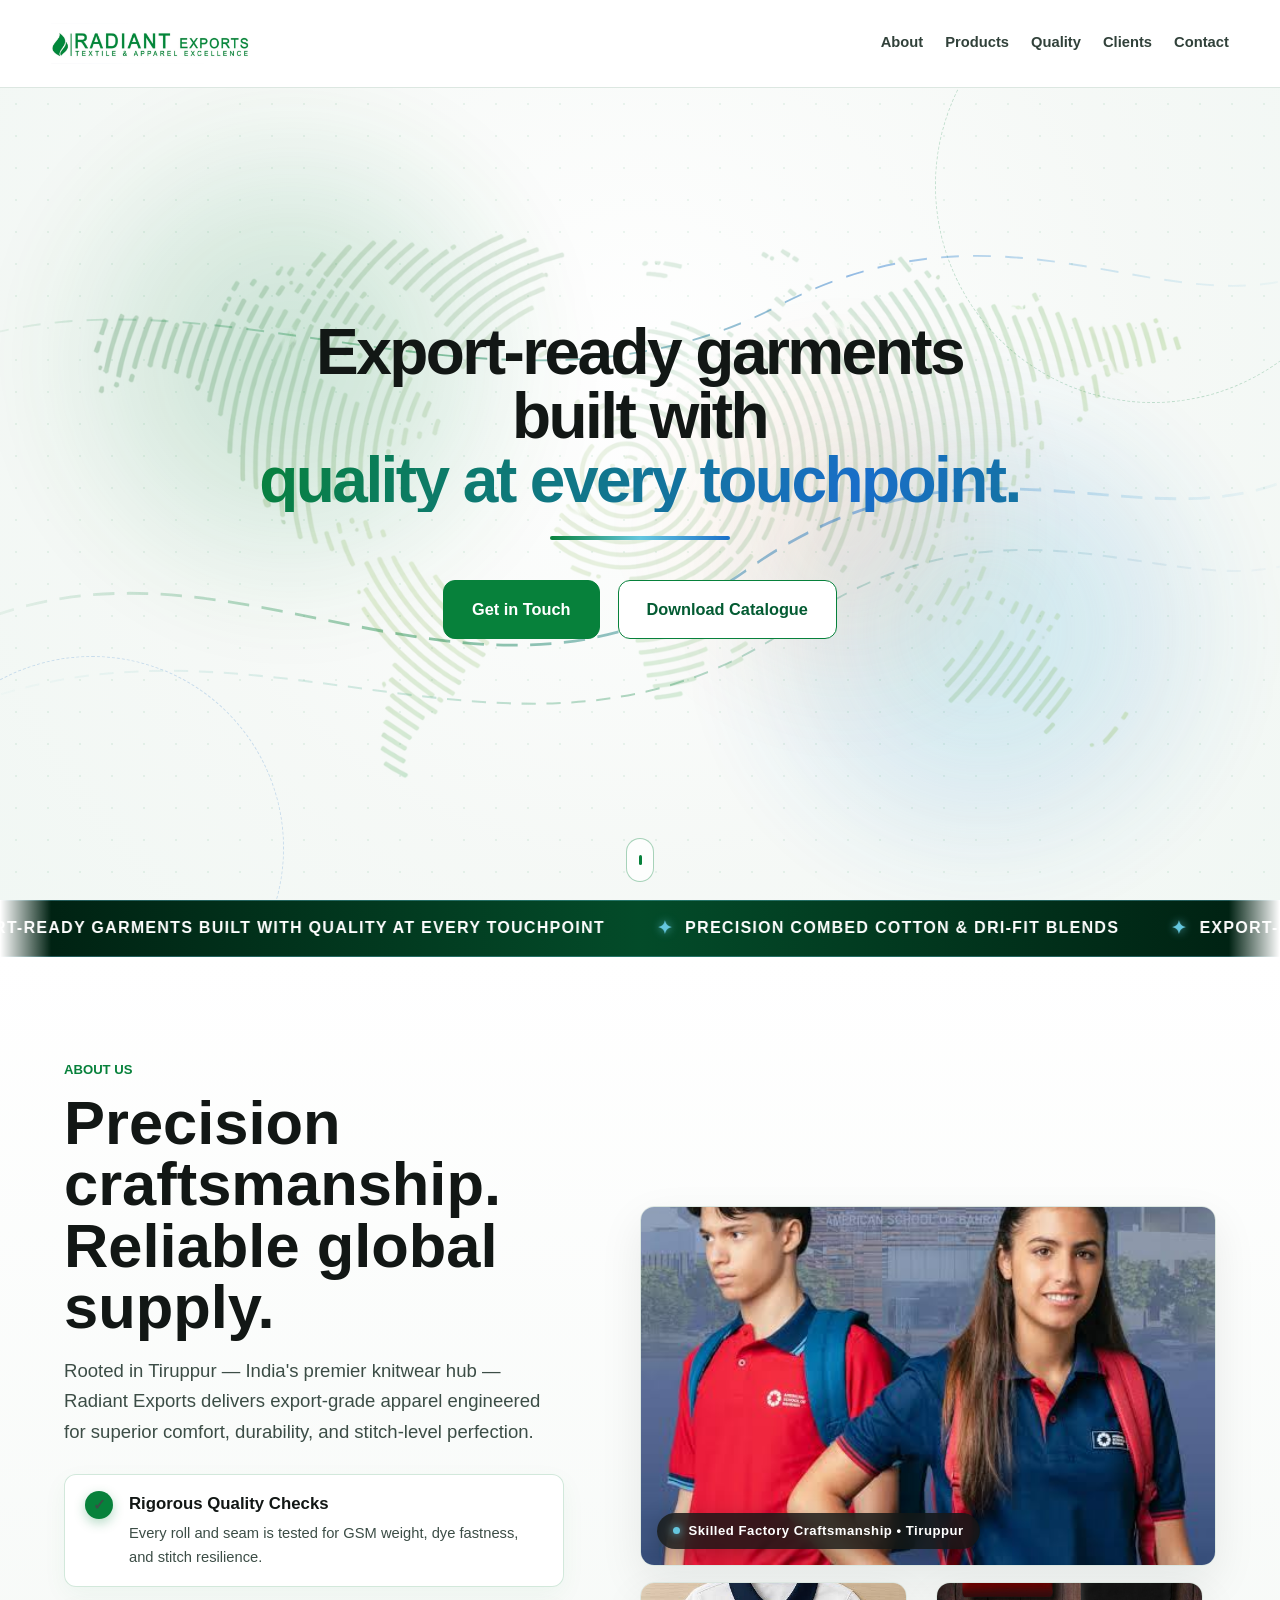
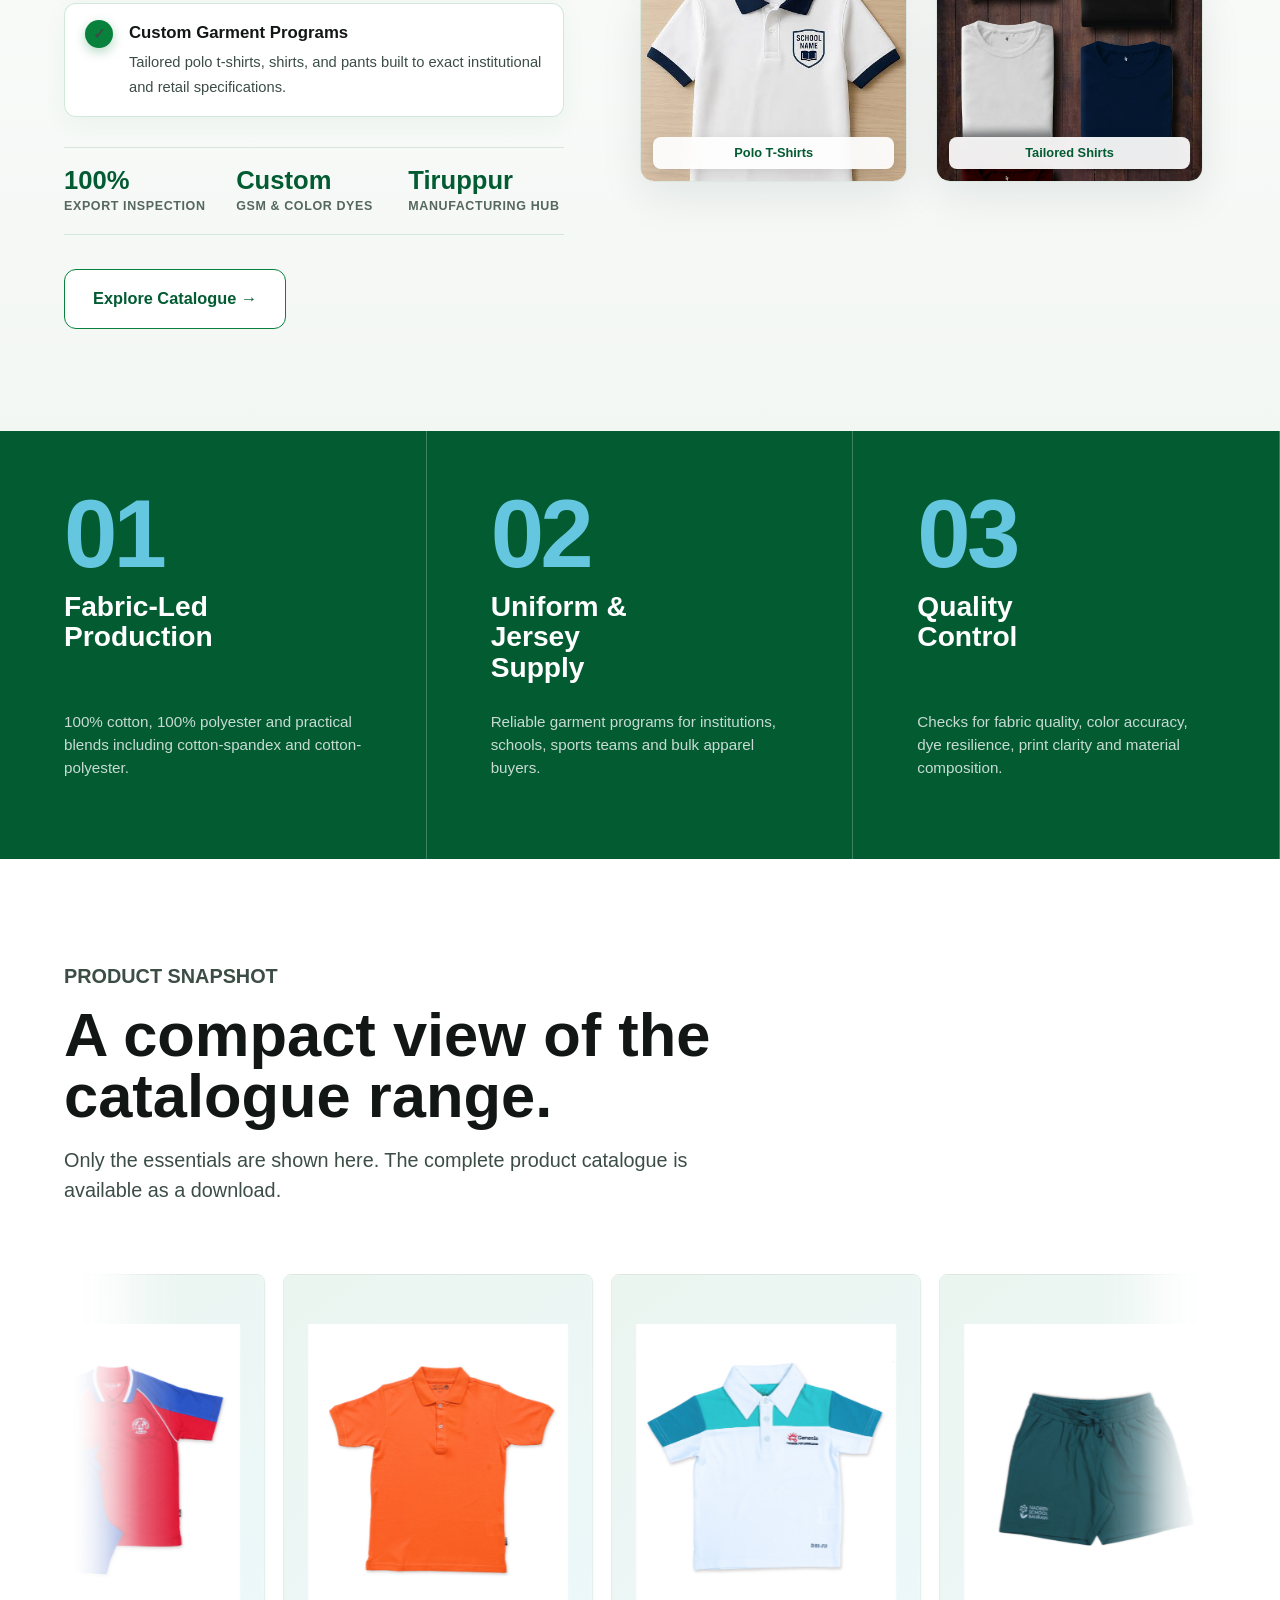
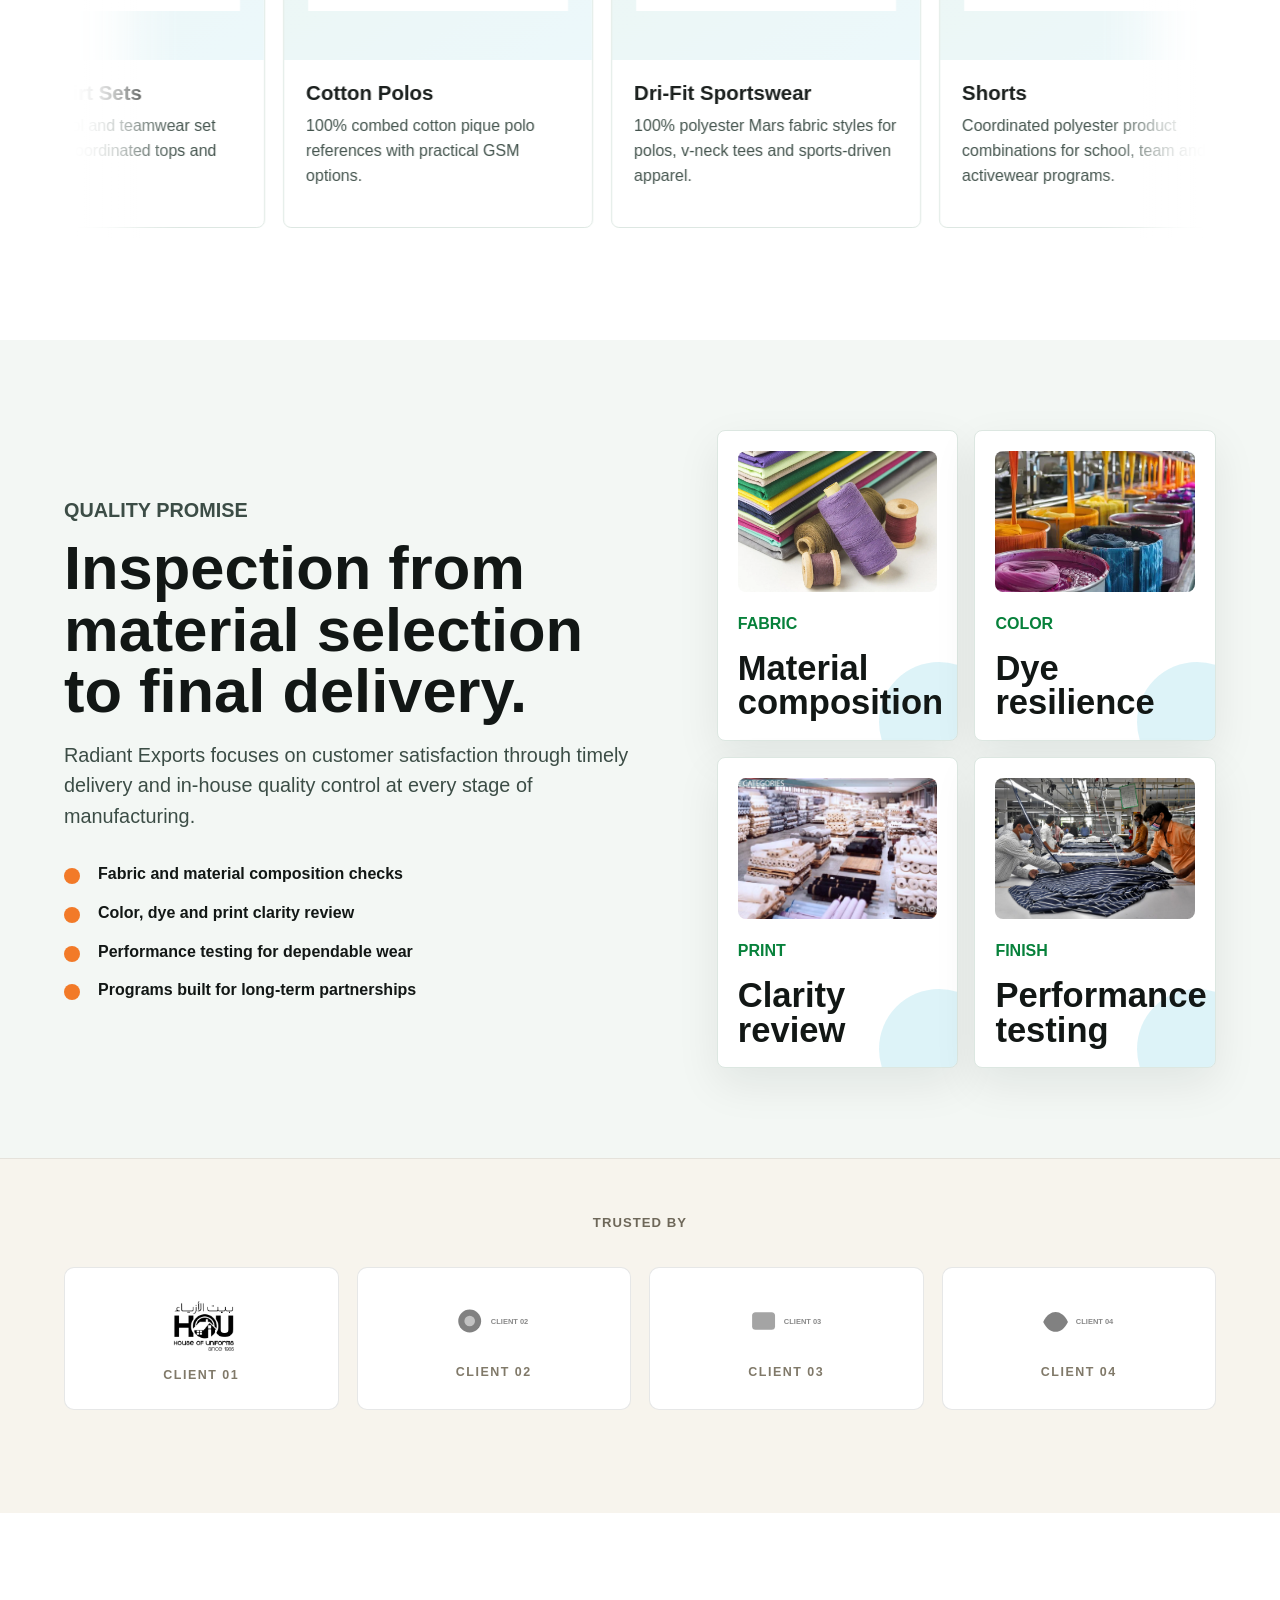
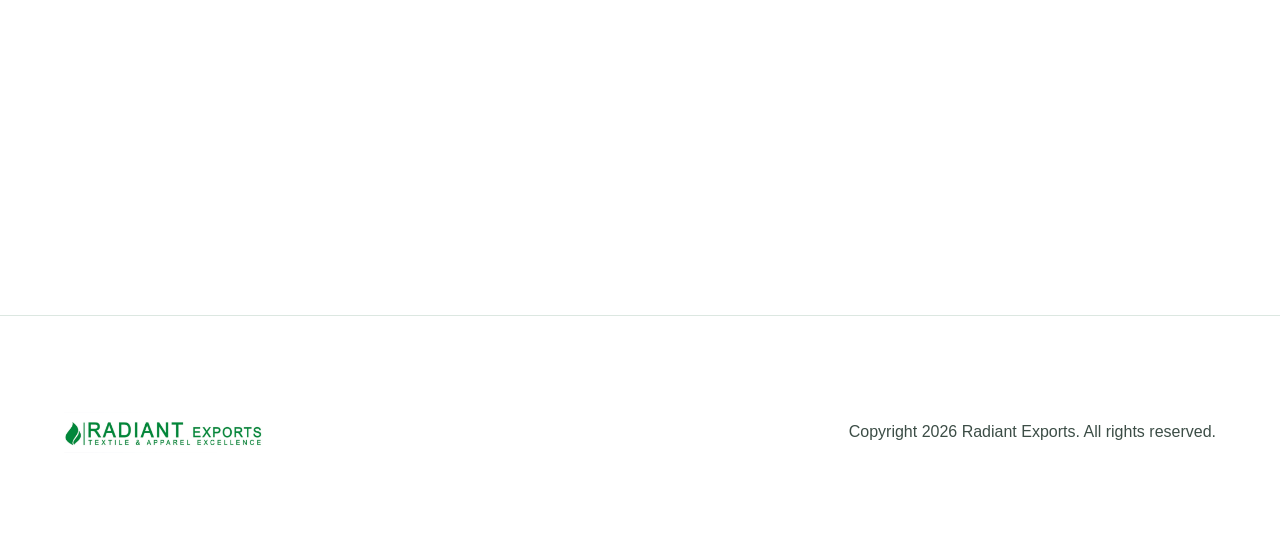
<file: index.html>
<!doctype html>
<html lang="en">

<head>
  <meta charset="utf-8">
  <meta name="viewport" content="width=device-width, initial-scale=1">
  <title>Radiant Exports | Textile & Apparel Excellence</title>
  <meta name="description"
    content="Radiant Exports manufactures cotton, polyester and blended garments, school uniforms, sports jerseys and custom apparel from Tiruppur, India.">
  <link rel="stylesheet" href="styles.css">
</head>

<body>
  <span id="top" class="top-anchor" aria-hidden="true"></span>
  <header class="site-header">
    <a class="brand" href="#top" aria-label="Radiant Exports home">
      <img class="brand-logo" src="assets/logoplaceholder.png" alt="Radiant Exports logo placeholder">
    </a>
    <button class="menu-toggle" aria-label="Toggle navigation menu" aria-expanded="false">
      <span></span>
      <span></span>
      <span></span>
    </button>
    <nav class="site-nav" aria-label="Primary navigation">
      <a href="#about">About</a>
      <a href="#products">Products</a>
      <a href="#quality">Quality</a>
      <a href="#trusted">Clients</a>
      <a href="contact.html">Contact</a>
    </nav>
  </header>

  <main>
    <section class="hero reveal">
      <div class="hero-bg-fx" aria-hidden="true">
        <div class="hero-orb orb-1"></div>
        <div class="hero-orb orb-2"></div>
        <div class="hero-orb orb-3"></div>
        <div class="hero-ring ring-1"></div>
        <div class="hero-ring ring-2"></div>
        <svg class="hero-waves" viewBox="0 0 1440 640" preserveAspectRatio="none">
          <defs>
            <linearGradient id="threadGrad1" x1="0%" y1="0%" x2="100%" y2="0%">
              <stop offset="0%" stop-color="#07813b" stop-opacity="0" />
              <stop offset="35%" stop-color="#07813b" stop-opacity="0.45" />
              <stop offset="65%" stop-color="#196ec9" stop-opacity="0.45" />
              <stop offset="100%" stop-color="#65c7df" stop-opacity="0" />
            </linearGradient>
            <linearGradient id="threadGrad2" x1="0%" y1="0%" x2="100%" y2="0%">
              <stop offset="0%" stop-color="#65c7df" stop-opacity="0" />
              <stop offset="50%" stop-color="#07813b" stop-opacity="0.32" />
              <stop offset="100%" stop-color="#196ec9" stop-opacity="0" />
            </linearGradient>
          </defs>
          <path class="wave-path wave-1" d="M-80,440 C240,310 520,540 840,380 C1120,240 1320,390 1520,280" stroke="url(#threadGrad1)" stroke-width="2.2" fill="none" />
          <path class="wave-path wave-2" d="M-80,500 C280,380 580,580 900,420 C1180,290 1360,440 1520,350" stroke="url(#threadGrad2)" stroke-width="1.6" fill="none" />
          <path class="wave-path wave-3" d="M-80,210 C220,120 560,290 880,170 C1160,70 1340,210 1520,130" stroke="url(#threadGrad1)" stroke-width="1.5" fill="none" />
        </svg>
        <div class="hero-mesh"></div>
      </div>

      <div class="hero-copy">
        <h1>
          <span class="hero-line hero-line-1">Export-ready garments built with</span>
          <span class="hero-line hero-line-2 text-shimmer">quality at every touchpoint.</span>
        </h1>

        <div class="hero-accent-line" aria-hidden="true"></div>

        <div class="hero-actions">
          <a class="button primary" href="contact.html">Get in Touch</a>
          <a class="button secondary catalogue-link" href="assets/radiant-catalogue.pdf"
            download="radiant-catalogue.pdf" target="_blank" rel="noopener">Download Catalogue</a>
        </div>
      </div>

      <a href="#about" class="hero-scroll-cue" aria-label="Scroll to About Us">
        <span class="scroll-cue-line"></span>
      </a>
    </section>

    <!-- Continuous Scrolling Marquee Ribbon -->
    <div class="hero-ticker" aria-label="Quality statement marquee">
      <div class="ticker-track">
        <div class="ticker-group">
          <span class="ticker-item"><span class="ticker-sparkle">✦</span> Export-ready garments built with quality at
            every touchpoint</span>
          <span class="ticker-item"><span class="ticker-sparkle">✦</span> Precision Combed Cotton &amp; Dri-Fit
            Blends</span>
          <span class="ticker-item"><span class="ticker-sparkle">✦</span> Export-ready garments built with quality at
            every touchpoint</span>
          <span class="ticker-item"><span class="ticker-sparkle">✦</span> Global Delivery &amp; Dependable
            Timelines</span>
        </div>
        <div class="ticker-group" aria-hidden="true">
          <span class="ticker-item"><span class="ticker-sparkle">✦</span> Export-ready garments built with quality at
            every touchpoint</span>
          <span class="ticker-item"><span class="ticker-sparkle">✦</span> Precision Combed Cotton &amp; Dri-Fit
            Blends</span>
          <span class="ticker-item"><span class="ticker-sparkle">✦</span> Export-ready garments built with quality at
            every touchpoint</span>
          <span class="ticker-item"><span class="ticker-sparkle">✦</span> Global Delivery &amp; Dependable
            Timelines</span>
        </div>
      </div>
    </div>

    <section class="intro reveal" id="about" aria-label="Company introduction">
      <div class="about-grid">
        <div class="about-copy">
          <p class="eyebrow">About Us</p>
          <h2>Precision craftsmanship. Reliable global supply.</h2>
          <p class="about-lead">
            Rooted in Tiruppur — India's premier knitwear hub — Radiant Exports delivers export-grade apparel engineered
            for superior comfort, durability, and stitch-level perfection.
          </p>
          <div class="about-highlights">
            <div class="highlight-item">
              <span class="highlight-check">✓</span>
              <div>
                <strong>Rigorous Quality Checks</strong>
                <span>Every roll and seam is tested for GSM weight, dye fastness, and stitch resilience.</span>
              </div>
            </div>
            <div class="highlight-item">
              <span class="highlight-check">✓</span>
              <div>
                <strong>Custom Garment Programs</strong>
                <span>Tailored polo t-shirts, shirts, and pants built to exact institutional and retail specifications.</span>
              </div>
            </div>
          </div>
          <div class="about-metrics">
            <div class="metric-item">
              <strong>100%</strong>
              <span>Export Inspection</span>
            </div>
            <div class="metric-item">
              <strong>Custom</strong>
              <span>GSM &amp; Color Dyes</span>
            </div>
            <div class="metric-item">
              <strong>Tiruppur</strong>
              <span>Manufacturing Hub</span>
            </div>
          </div>
          <div class="about-actions">
            <a class="button secondary" href="#products">Explore Catalogue &rarr;</a>
          </div>
        </div>

        <div class="about-gallery">
          <div class="about-card main-card">
            <img src="assets/About us image 1.jpg" alt="Skilled textile craftsmanship at Radiant Exports" loading="lazy">
            <div class="about-card-badge">
              <span class="badge-dot"></span>
              <span>Skilled Factory Craftsmanship • Tiruppur</span>
            </div>
          </div>
          <div class="about-sub-cards">
            <div class="about-card sub-card">
              <img src="assets/About us image 2.jpg" alt="Polo t-shirts crafted at Radiant Exports" loading="lazy">
              <span class="card-caption">Polo T-Shirts</span>
            </div>
            <div class="about-card sub-card">
              <img src="assets/about-clothes-shirts.jpg" alt="Premium collared shirts on rack" loading="lazy">
              <span class="card-caption">Tailored Shirts</span>
            </div>
          </div>
        </div>
      </div>
    </section>

    <section class="service-band reveal" aria-label="Capabilities">
      <article>
        <span>01</span>
        <h3>Fabric-Led Production</h3>
        <p>100% cotton, 100% polyester and practical blends including cotton-spandex and cotton-polyester.</p>
      </article>
      <article>
        <span>02</span>
        <h3>Uniform & Jersey Supply</h3>
        <p>Reliable garment programs for institutions, schools, sports teams and bulk apparel buyers.</p>
      </article>
      <article>
        <span>03</span>
        <h3>Quality Control</h3>
        <p>Checks for fabric quality, color accuracy, dye resilience, print clarity and material composition.</p>
      </article>
    </section>

    <section class="products reveal" id="products">
      <div class="section-heading">
        <p class="eyebrow">Product Snapshot</p>
        <h2>A compact view of the catalogue range.</h2>
        <p>Only the essentials are shown here. The complete product catalogue is available as a download.</p>
      </div>
      <div class="product-marquee" data-carousel aria-label="Scrolling product highlights from the catalogue">
        <div class="product-track">
          <div class="product-group">
            <article class="product-card">
              <img src="assets/product-polo-set-crop.png" alt="Red and blue polo t-shirt set">
              <div>
                <h3>Polo T-Shirt Sets</h3>
                <p>Popular school and teamwear set options with coordinated tops and shorts.</p>
              </div>
            </article>
            <article class="product-card">
              <img src="assets/product-round-neck-crop.png" alt="Orange combed cotton polo t-shirt">
              <div>
                <h3>Cotton Polos</h3>
                <p>100% combed cotton pique polo references with practical GSM options.</p>
              </div>
            </article>
            <article class="product-card">
              <img src="assets/product-drifit-crop.png" alt="White and teal Dri-Fit polo t-shirt">
              <div>
                <h3>Dri-Fit Sportswear</h3>
                <p>100% polyester Mars fabric styles for polos, v-neck tees and sports-driven apparel.</p>
              </div>
            </article>
            <article class="product-card">
              <img src="assets/product-shorts-crop.png" alt="Green school shorts">
              <div>
                <h3>Shorts</h3>
                <p>Coordinated polyester product combinations for school, team and activewear programs.</p>
              </div>
            </article>
            <article class="product-card">
              <img src="assets/product-school-polo-crop.png" alt="Navy, gold and white school uniform polo t-shirt">
              <div>
                <h3>School Uniform Polos</h3>
                <p>Catalogue-ready polos designed for repeat institutional orders and durable everyday wear.</p>
              </div>
            </article>
            <article class="product-card">
              <img src="assets/product-blend-polo-crop.png" alt="Dark green and navy blend full sleeve polo t-shirt">
              <div>
                <h3>Blend Fabric Polos</h3>
                <p>Cotton-polyester blend options that balance structure, comfort and easy maintenance.</p>
              </div>
            </article>
            <article class="product-card">
              <img src="assets/product-vneck-crop.png" alt="Teal and navy Dri-Fit V-neck performance jersey">
              <div>
                <h3>Performance Jerseys</h3>
                <p>Sports-focused jersey references built around breathable polyester constructions.</p>
              </div>
            </article>
            <article class="product-card">
              <img src="assets/product-drifit-teal-crop.png" alt="Teal and navy Dri-Fit polo t-shirt">
              <div>
                <h3>Mars Fabric Polos</h3>
                <p>Breathable 100% polyester Mars fabric polos tailored for teamwear and activewear programs.</p>
              </div>
            </article>
          </div>
        </div>
      </div>
    </section>

    <section class="quality reveal" id="quality">
      <div class="quality-copy">
        <p class="eyebrow">Quality Promise</p>
        <h2>Inspection from material selection to final delivery.</h2>
        <p>
          Radiant Exports focuses on customer satisfaction through timely delivery and in-house
          quality control at every stage of manufacturing.
        </p>
        <ul class="check-list">
          <li>Fabric and material composition checks</li>
          <li>Color, dye and print clarity review</li>
          <li>Performance testing for dependable wear</li>
          <li>Programs built for long-term partnerships</li>
        </ul>
      </div>
      <div class="quality-panel" aria-label="Quality checkpoints">
        <article>
          <img src="assets/Material Composition image.png" alt="Material composition inspection">
          <span>Fabric</span>
          <strong>Material composition</strong>
        </article>
        <article>
          <img src="assets/Textile Dye.png" alt="Textile dye resilience inspection">
          <span>Color</span>
          <strong>Dye resilience</strong>
        </article>
        <article>
          <img src="assets/Clarity review.png" alt="Print clarity review inspection">
          <span>Print</span>
          <strong>Clarity review</strong>
        </article>
        <article>
          <img src="assets/Textile Review.png" alt="Textile review and performance testing">
          <span>Finish</span>
          <strong>Performance testing</strong>
        </article>
      </div>
    </section>

    <section class="trusted" id="trusted">
      <div class="trusted-heading">
        <p class="eyebrow">Trusted by</p>
      </div>
      <div class="client-grid" aria-label="Client logo placeholders">
        <article class="client-card">
          <img class="client-logo-real" src="assets/Client 1.png" alt="Client 1 logo">
          <span>Client 01</span>
        </article>
        <article class="client-card">
          <img src="assets/client-logo-02.svg" alt="Client logo placeholder 2">
          <span>Client 02</span>
        </article>
        <article class="client-card">
          <img src="assets/client-logo-03.svg" alt="Client logo placeholder 3">
          <span>Client 03</span>
        </article>
        <article class="client-card">
          <img src="assets/client-logo-04.svg" alt="Client logo placeholder 4">
          <span>Client 04</span>
        </article>
      </div>
    </section>

    <section class="contact-cta reveal" aria-label="Contact call to action">
      <div class="contact-cta-inner">
        <p class="eyebrow">Get in Touch</p>
        <h2>Ready to start your next garment program?</h2>
        <a class="button primary" href="contact.html">Contact Us &rarr;</a>
      </div>
    </section>

  </main>

  <footer class="site-footer">
    <a class="brand" href="#top" aria-label="Radiant Exports home">
      <img class="brand-logo" src="assets/logoplaceholder.png" alt="Radiant Exports logo placeholder">
    </a>
    <p>Copyright 2026 Radiant Exports. All rights reserved.</p>
  </footer>

  <script src="script.js"></script>
</body>

</html>
</file>
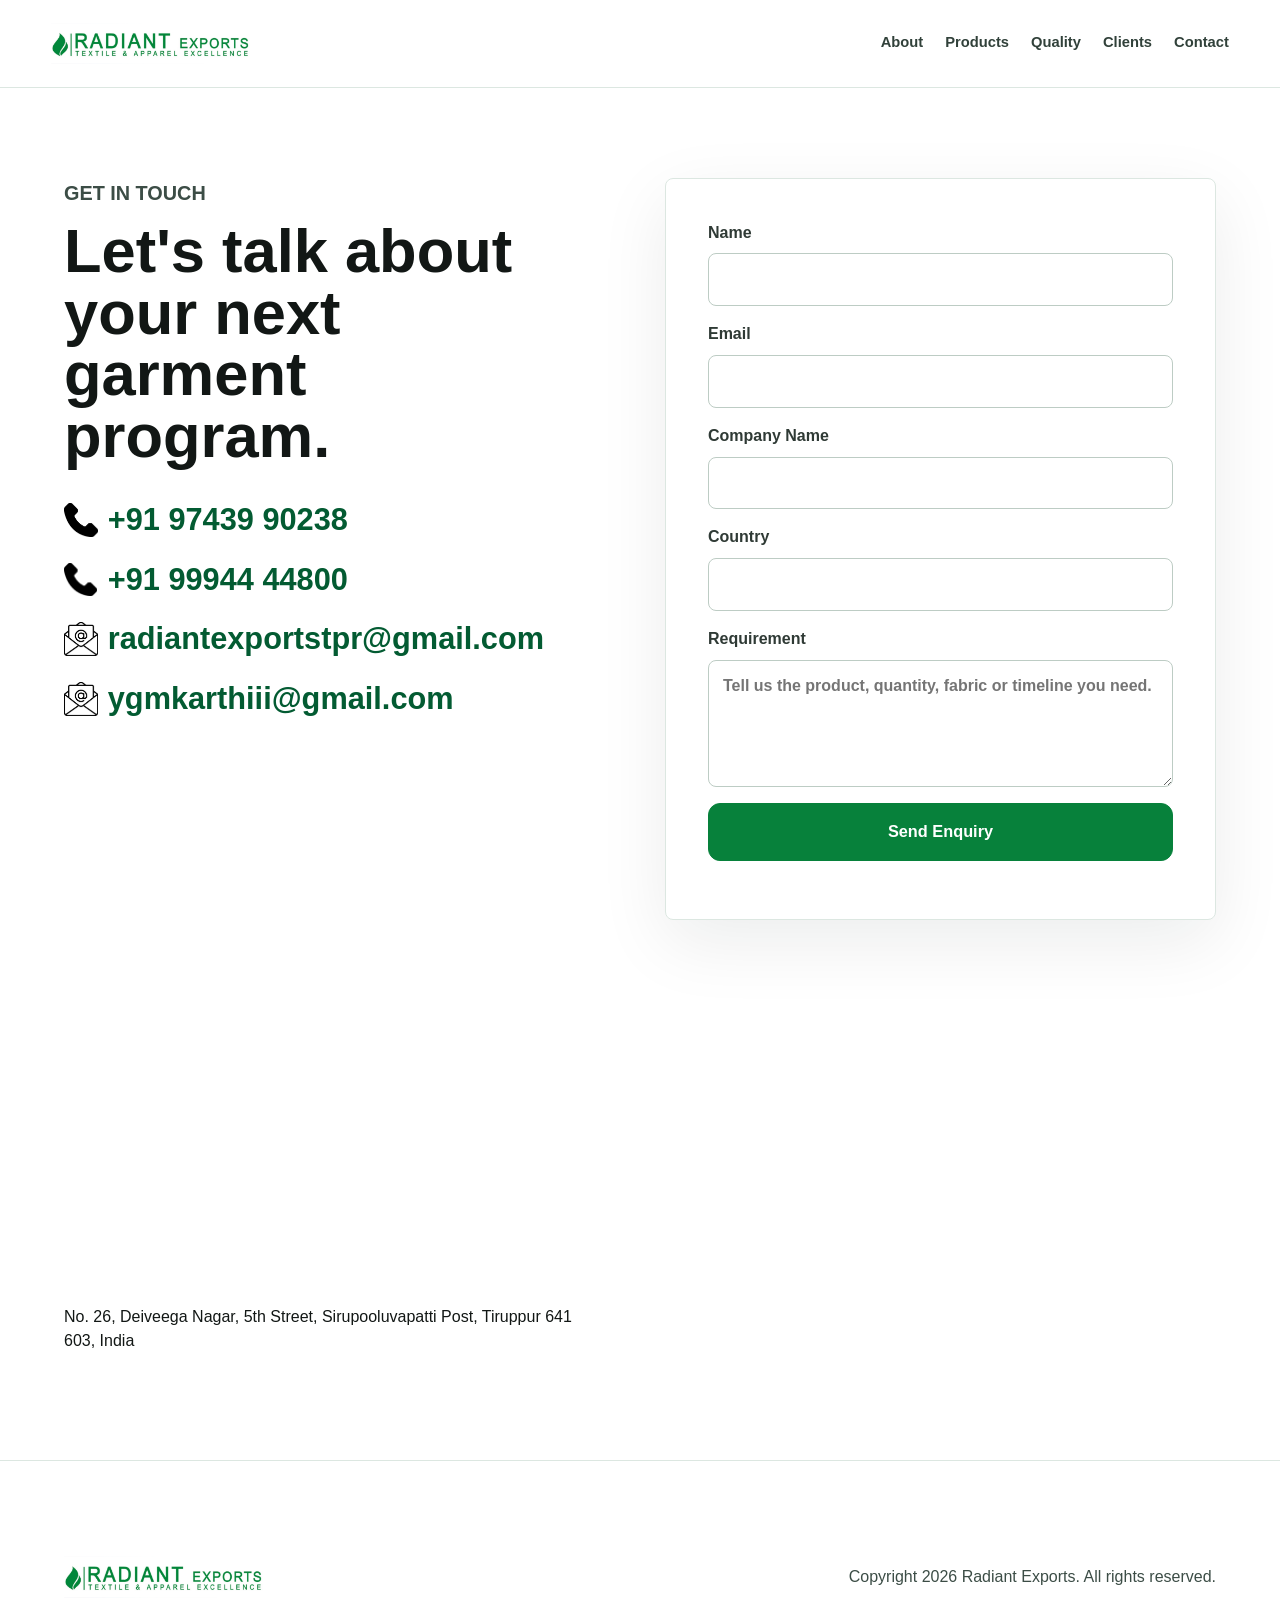
<file: contact.html>
<!doctype html>
<html lang="en">

<head>
  <meta charset="utf-8">
  <meta name="viewport" content="width=device-width, initial-scale=1">
  <title>Contact Us | Radiant Exports</title>
  <meta name="description"
    content="Get in touch with Radiant Exports in Tiruppur, India for bulk cotton, polyester and blended garment enquiries.">
  <link rel="stylesheet" href="styles.css">
</head>

<body>
  <span id="top" class="top-anchor" aria-hidden="true"></span>
  <header class="site-header">
    <a class="brand" href="index.html" aria-label="Radiant Exports home">
      <img class="brand-logo" src="assets/logoplaceholder.png" alt="Radiant Exports logo placeholder">
    </a>
    <button class="menu-toggle" aria-label="Toggle navigation menu" aria-expanded="false">
      <span></span>
      <span></span>
      <span></span>
    </button>
    <nav class="site-nav" aria-label="Primary navigation">
      <a href="index.html#about">About</a>
      <a href="index.html#products">Products</a>
      <a href="index.html#quality">Quality</a>
      <a href="index.html#trusted">Clients</a>
      <a href="contact.html" aria-current="page">Contact</a>
    </nav>
  </header>

  <main>
    <section class="contact reveal is-visible" id="contact">
      <div class="contact-copy">
        <p class="eyebrow">Get in Touch</p>
        <h2>Let's talk about your next garment program.</h2>

        <div class="contact-links">
          <a href="tel:+919743990238">+91 97439 90238</a>
          <a href="tel:+919994444800">+91 99944 44800</a>
          <a href="mailto:radiantexportstpr@gmail.com">radiantexportstpr@gmail.com</a>
          <a href="mailto:ygmkarthiii@gmail.com">ygmkarthiii@gmail.com</a>
        </div>
      </div>

      <form class="contact-form" id="contactForm" action="https://api.web3forms.com/submit" method="POST">
        <input type="hidden" name="access_key" value="eb2cbcc5-28b5-4ce7-8e0c-71caa9d7072d">
        <label>
          Name
          <input name="name" autocomplete="name" required>
        </label>
        <label>
          Email
          <input type="email" name="email" autocomplete="email" required>
        </label>
        <label>
          Company Name
          <input name="company" autocomplete="organization">
        </label>
        <label>
          Country
          <input name="country" autocomplete="country-name" required>
        </label>
        <label>
          Requirement
          <textarea name="message" rows="4"
            placeholder="Tell us the product, quantity, fabric or timeline you need."></textarea>
        </label>
        <button class="button primary" type="submit">Send Enquiry</button>
        <p class="form-note" id="formNote"></p>
      </form>

      <div class="contact-map">
        <iframe
          src="https://www.google.com/maps/embed?pb=!1m18!1m12!1m3!1d15659.635905939183!2d77.29867119992595!3d11.120156829742342!2m3!1f0!2f0!3f0!3m2!1i1024!2i768!4f13.1!3m3!1m2!1s0x3ba906de2cdd378b%3A0xee8d749367516fb8!2sSirupooluvapatti%2C%20Tiruppur%2C%20Tamil%20Nadu!5e0!3m2!1sen!2sin!4v1776172382728!5m2!1sen!2sin"
          title="Radiant Exports location map" width="400" height="300" style="border:0;" allowfullscreen=""
          loading="lazy" referrerpolicy="no-referrer-when-downgrade"></iframe>
        <p>No. 26, Deiveega Nagar, 5th Street, Sirupooluvapatti Post, Tiruppur 641 603, India</p>
      </div>
    </section>
  </main>

  <footer class="site-footer">
    <a class="brand" href="index.html" aria-label="Radiant Exports home">
      <img class="brand-logo" src="assets/logoplaceholder.png" alt="Radiant Exports logo placeholder">
    </a>
    <p>Copyright 2026 Radiant Exports. All rights reserved.</p>
  </footer>

  <script src="script.js"></script>
</body>

</html>
</file>
<file: styles.css>
:root {
  --green: #07813b;
  --green-deep: #035b32;
  --blue: #196ec9;
  --cyan: #65c7df;
  --ink: #121715;
  --muted: #3c4d46;
  --line: #dce7e1;
  --paper: #ffffff;
  --mist: #f3f7f4;
  --warm: #f27a28;
}

* {
  box-sizing: border-box;
}

html {
  scroll-behavior: smooth;
}

body {
  margin: 0;
  color: var(--ink);
  font-family: Arial, Helvetica, sans-serif;
  background: var(--paper);
  line-height: 1.55;
}

.top-anchor {
  position: absolute;
  top: 0;
}

img {
  display: block;
  max-width: 100%;
}

a {
  color: inherit;
  text-decoration: none;
}

.site-header {
  position: sticky;
  top: 0;
  z-index: 10;
  display: flex;
  align-items: center;
  gap: 28px;
  justify-content: space-between;
  min-height: 88px;
  padding: 10px clamp(18px, 4vw, 58px);
  background: rgba(255, 255, 255, 0.93);
  border-bottom: 1px solid var(--line);
  backdrop-filter: blur(16px);
}

.brand {
  display: inline-flex;
  align-items: center;
  gap: 1px;
  min-width: 0;
  flex: 1;
}

.site-header .brand {
  align-items: stretch;
  min-height: 100%;
}

.site-header .brand-logo {
  width: auto;
  height: 100%;
  max-height: 68px;
  max-width: min(200px, 24vw);
  flex: 0 0 auto;
  border-radius: 8px;
  object-fit: contain;
  object-position: left center;
}

.site-footer .brand-logo {
  width: clamp(100px, 18vw, 200px);
  height: auto;
  flex: 0 0 auto;
  border-radius: 8px;
}

.menu-toggle {
  display: none;
  flex-direction: column;
  background: none;
  border: none;
  cursor: pointer;
  gap: 6px;
  padding: 8px;
  margin-right: 12px;
}

.menu-toggle span {
  width: 28px;
  height: 3px;
  background: var(--ink);
  border-radius: 2px;
  transition: all 300ms ease;
}

.menu-toggle[aria-expanded="true"] span:nth-child(1) {
  transform: rotate(45deg) translate(10px, 10px);
}

.menu-toggle[aria-expanded="true"] span:nth-child(2) {
  opacity: 0;
}

.menu-toggle[aria-expanded="true"] span:nth-child(3) {
  transform: rotate(-45deg) translate(8px, -8px);
}

.brand strong,
.brand small {
  display: block;
  text-transform: uppercase;
  letter-spacing: 0;
}

.brand strong {
  color: var(--green);
  font-size: 1rem;
}

.brand small {
  color: var(--muted);
  font-size: 0.7rem;
}

.site-nav {
  display: flex;
  gap: 22px;
  color: #31413a;
  font-weight: 700;
  font-size: 0.92rem;
}

.site-nav a {
  border-bottom: 2px solid transparent;
}

.site-nav a:hover {
  border-color: var(--green);
}

.hero {
  position: relative;
  display: grid;
  grid-template-columns: minmax(0, 1fr);
  min-height: clamp(640px, calc(100vh - 88px), 860px);
  align-items: center;
  padding: clamp(32px, 4.5vw, 56px) clamp(18px, 5vw, 72px) clamp(64px, 8vw, 104px);
  background:
    radial-gradient(circle at 50% 35%, rgba(255, 255, 255, 0.88) 0%, rgba(243, 247, 244, 0.78) 60%, rgba(235, 244, 239, 0.68) 100%),
    url("assets/backgroundstart.png") center / cover no-repeat,
    var(--paper);
  overflow: hidden;
}

.hero-bg-fx {
  position: absolute;
  inset: 0;
  pointer-events: none;
  overflow: hidden;
  z-index: 1;
}

.hero-orb {
  position: absolute;
  border-radius: 50%;
  filter: blur(55px);
  opacity: 0.85;
  will-change: transform;
}

.hero-orb.orb-1 {
  top: 4%;
  left: 4%;
  width: min(480px, 46vw);
  height: min(480px, 46vw);
  background: radial-gradient(circle, rgba(7, 129, 59, 0.26) 0%, rgba(7, 129, 59, 0.06) 65%, transparent 100%);
  animation: floatOrb1 14s ease-in-out infinite alternate;
}

.hero-orb.orb-2 {
  bottom: 6%;
  right: 6%;
  width: min(440px, 42vw);
  height: min(440px, 42vw);
  background: radial-gradient(circle, rgba(101, 199, 223, 0.36) 0%, rgba(25, 110, 201, 0.1) 65%, transparent 100%);
  animation: floatOrb2 18s ease-in-out infinite alternate;
}

.hero-orb.orb-3 {
  top: 32%;
  left: 52%;
  width: min(360px, 34vw);
  height: min(360px, 34vw);
  background: radial-gradient(circle, rgba(242, 122, 40, 0.18) 0%, rgba(242, 122, 40, 0.03) 65%, transparent 100%);
  animation: floatOrb3 13s ease-in-out infinite alternate;
}

.hero-ring {
  position: absolute;
  border-radius: 50%;
  border: 1.5px dashed rgba(7, 129, 59, 0.22);
  will-change: transform;
}

.hero-ring.ring-1 {
  top: -120px;
  right: -90px;
  width: clamp(280px, 34vw, 480px);
  height: clamp(280px, 34vw, 480px);
  animation: spinSlow 46s linear infinite;
}

.hero-ring.ring-2 {
  bottom: -140px;
  left: -100px;
  width: clamp(260px, 30vw, 420px);
  height: clamp(260px, 30vw, 420px);
  border-color: rgba(25, 110, 201, 0.2);
  animation: spinReverse 38s linear infinite;
}

.hero-waves {
  position: absolute;
  inset: 0;
  width: 100%;
  height: 100%;
  will-change: transform;
  transition: transform 280ms cubic-bezier(0.2, 0.8, 0.2, 1);
}

.wave-path {
  stroke-dasharray: 24 14;
  animation: threadFlow 18s linear infinite;
}

.wave-path.wave-2 {
  stroke-dasharray: 16 12;
  animation-duration: 24s;
  animation-direction: reverse;
}

.wave-path.wave-3 {
  stroke-dasharray: 20 16;
  animation-duration: 28s;
}

.hero-mesh {
  position: absolute;
  inset: 0;
  background-image: radial-gradient(rgba(7, 129, 59, 0.16) 1.2px, transparent 1.2px);
  background-size: 32px 32px;
  opacity: 0.45;
  animation: gridDrift 45s linear infinite;
}

.hero-copy {
  position: relative;
  z-index: 2;
  width: min(1060px, 100%);
  margin-inline: auto;
  padding-top: clamp(8px, 1.5vw, 18px);
  text-align: center;
}

.hero-copy > * {
  opacity: 0;
  transform: translateY(18px) scale(0.985);
}

.hero.is-visible .hero-copy > * {
  animation: heroReveal 1000ms cubic-bezier(0.2, 0.8, 0.2, 1) forwards;
}

.hero.is-visible .hero-copy > h1 {
  animation-delay: 80ms;
}

.hero.is-visible .hero-copy > .hero-accent-line {
  animation: drawLine 950ms cubic-bezier(0.2, 0.8, 0.2, 1) 260ms forwards;
}

.hero.is-visible .hero-copy > .hero-actions {
  animation-delay: 280ms;
}

.hero.is-visible .hero-copy > .hero-stats {
  animation-delay: 380ms;
}

.hero-line {
  display: block;
}

.hero.is-visible .hero-line-1 {
  animation: lineGlide 850ms cubic-bezier(0.16, 1, 0.3, 1) 60ms both;
}

.hero.is-visible .hero-line-2 {
  animation: lineGlide 900ms cubic-bezier(0.16, 1, 0.3, 1) 180ms both;
}

.hero-accent-line {
  width: min(180px, 42vw);
  height: 4px;
  margin: 0 auto 8px;
  border-radius: 999px;
  background: linear-gradient(90deg, var(--green), var(--cyan), var(--blue));
  transform: scaleX(0);
  transform-origin: center;
}

.text-shimmer {
  display: inline-block;
  background: linear-gradient(115deg, #07813b 0%, #196ec9 32%, #07813b 64%, #196ec9 100%);
  background-size: 250% 100%;
  -webkit-background-clip: text;
  -webkit-text-fill-color: transparent;
  animation: textShimmer 7s linear infinite;
}

.about-metrics {
  display: grid;
  grid-template-columns: repeat(3, minmax(0, 1fr));
  gap: 16px;
  margin-bottom: 28px;
  padding: 18px 0;
  border-block: 1px solid rgba(7, 129, 59, 0.14);
}

.metric-item {
  display: flex;
  flex-direction: column;
  gap: 3px;
}

.metric-item strong {
  font-size: clamp(1.25rem, 2vw, 1.65rem);
  font-weight: 900;
  color: var(--green-deep);
  line-height: 1.1;
}

.metric-item span {
  font-size: 0.78rem;
  font-weight: 700;
  color: #55675f;
  text-transform: uppercase;
  letter-spacing: 0.05em;
}

.hero-scroll-cue {
  position: absolute;
  bottom: 18px;
  left: 50%;
  transform: translateX(-50%);
  z-index: 3;
  display: grid;
  place-items: center;
  width: 28px;
  height: 44px;
  border-radius: 999px;
  border: 1.5px solid rgba(7, 129, 59, 0.35);
  background: rgba(255, 255, 255, 0.72);
  backdrop-filter: blur(6px);
  transition: border-color 240ms ease, transform 240ms ease;
}

.hero-scroll-cue:hover {
  border-color: var(--green);
  transform: translateX(-50%) translateY(2px);
}

.scroll-cue-line {
  width: 3px;
  height: 10px;
  border-radius: 999px;
  background: var(--green);
  animation: scrollDrop 1.8s ease-in-out infinite;
}

/* Continuous Scrolling Marquee Ribbon */
.hero-ticker {
  position: relative;
  z-index: 3;
  overflow: hidden;
  background: linear-gradient(90deg, #001f11 0%, #034b29 50%, #001f11 100%);
  border-block: 1px solid rgba(101, 199, 223, 0.35);
  padding-block: 14px;
  -webkit-mask-image: linear-gradient(90deg, transparent 0%, #000 4%, #000 96%, transparent 100%);
  mask-image: linear-gradient(90deg, transparent 0%, #000 4%, #000 96%, transparent 100%);
}

.hero-ticker .ticker-track {
  display: flex;
  width: max-content;
  will-change: transform;
}

.hero-ticker:hover .ticker-track {
  animation-play-state: paused;
}

.ticker-group {
  display: flex;
  align-items: center;
  flex-shrink: 0;
}

.ticker-item {
  display: inline-flex;
  align-items: center;
  gap: 12px;
  padding-inline: 26px;
  color: #ffffff;
  font-size: clamp(0.85rem, 1.25vw, 1.02rem);
  font-weight: 800;
  text-transform: uppercase;
  letter-spacing: 0.08em;
  white-space: nowrap;
}

.ticker-sparkle {
  color: var(--cyan);
  font-size: 1.1em;
  text-shadow: 0 0 10px rgba(101, 199, 223, 0.8);
}

.brand-motion {
  position: relative;
  width: 100%;
  min-height: clamp(180px, 28vw, 340px);
  display: grid;
  place-items: center;
  overflow: hidden;
  background:
    radial-gradient(circle at 50% 50%, rgba(7, 129, 59, 0.45), transparent 38%),
    linear-gradient(90deg, #00150b 0%, #032619 52%, #00150b 100%);
}

.brand-motion::before,
.brand-motion::after {
  content: "";
  position: absolute;
  left: 0;
  right: 0;
  height: 3px;
  background: linear-gradient(90deg, transparent, var(--green), var(--cyan), transparent);
}

.brand-motion::before {
  top: 0;
  animation: lineSweep 3.6s ease-in-out infinite;
}

.brand-motion::after {
  bottom: 0;
  animation: lineSweep 3.6s ease-in-out 1.8s infinite;
}

.brand-motion-inner {
  display: flex;
  align-items: center;
  justify-content: center;
  gap: clamp(8px, 1.2vw, 18px);
  width: min(1100px, 92vw);
  padding: clamp(26px, 5vw, 58px) 0;
  margin-inline: auto;
  text-align: center;
}

.brand-motion-inner img {
  width: clamp(150px, 22vw, 280px);
  height: auto;
  animation: markPulse 3.6s ease-in-out infinite;
}

.brand-motion-copy {
  color: #fff;
  overflow: hidden;
  text-transform: uppercase;
  text-align: center;
}

.brand-motion-copy p,
.brand-motion-copy span {
  display: block;
  margin: 0;
  letter-spacing: 0;
  animation: textReveal 4.2s ease-in-out infinite;
}

.brand-motion-copy p {
  font-size: clamp(2.2rem, 7vw, 6rem);
  font-weight: 900;
  line-height: 0.9;
}

.brand-motion-copy span {
  margin-top: 14px;
  color: rgba(255, 255, 255, 0.78);
  font-size: clamp(0.9rem, 2vw, 1.5rem);
  font-weight: 700;
  animation-delay: 180ms;
}

.eyebrow {
  margin: 0 0 12px;
  color: var(--green);
  font-size: 0.82rem;
  font-weight: 800;
  text-transform: uppercase;
  letter-spacing: 0;
}

h1,
h2,
h3,
p {
  margin-top: 0;
}

h1 {
  margin-bottom: 24px;
  font-size: clamp(2.35rem, 5vw, 4.6rem);
  line-height: 1;
  max-width: none;
  width: min(100%, 22ch);
  margin-inline: auto;
  letter-spacing: -0.04em;
}

h2 {
  margin-bottom: 18px;
  font-size: clamp(2rem, 4.8vw, 4.8rem);
  line-height: 1;
}

h3 {
  margin-bottom: 10px;
  font-size: clamp(1.2rem, 2.2vw, 1.8rem);
  line-height: 1.08;
}

.hero-copy p:not(.eyebrow),
.intro > p,
.section-heading p,
.quality-copy > p,
.contact-copy > p {
  color: var(--muted);
  font-size: clamp(1.08rem, 1.55vw, 1.34rem);
  max-width: 690px;
}

.hero-copy p:not(.eyebrow) {
  margin-inline: auto;
}

.hero-actions {
  display: flex;
  flex-wrap: wrap;
  gap: 18px;
  margin-top: 40px;
  justify-content: center;
}

.button {
  display: inline-flex;
  min-height: 58px;
  align-items: center;
  justify-content: center;
  border: 1px solid var(--green);
  border-radius: 12px;
  padding: 16px 28px;
  font-size: 1.02rem;
  font-weight: 800;
  cursor: pointer;
}

.button.primary {
  color: #fff;
  background: var(--green);
}

.button.secondary {
  color: var(--green-deep);
  background: #fff;
}

.button:hover {
  transform: translateY(-1px);
}

.reveal {
  opacity: 0;
  transform: translateY(28px);
  transition: opacity 700ms ease, transform 700ms ease;
}

.reveal.is-visible {
  opacity: 1;
  transform: translateY(0);
}

.intro,
.quality,
.contact,
.site-footer {
  padding: clamp(54px, 7vw, 96px) clamp(18px, 5vw, 72px);
}

.intro {
  padding: clamp(60px, 8vw, 108px) clamp(18px, 5vw, 72px);
  background: linear-gradient(180deg, #ffffff 0%, var(--mist) 100%);
}

.about-grid {
  display: grid;
  grid-template-columns: minmax(0, 1fr) minmax(0, 1.15fr);
  gap: clamp(36px, 6vw, 76px);
  align-items: center;
}

.about-copy {
  display: flex;
  flex-direction: column;
}

.about-lead {
  font-size: clamp(1.08rem, 1.45vw, 1.28rem);
  color: var(--muted);
  line-height: 1.65;
  margin-bottom: 26px;
}

.about-highlights {
  display: grid;
  gap: 16px;
  margin-bottom: 30px;
}

.highlight-item {
  display: flex;
  align-items: flex-start;
  gap: 16px;
  padding: 16px 20px;
  border-radius: 12px;
  background: rgba(255, 255, 255, 0.92);
  border: 1px solid rgba(7, 129, 59, 0.18);
  box-shadow: 0 8px 24px rgba(7, 129, 59, 0.05);
  transition: transform 260ms ease, box-shadow 260ms ease, border-color 260ms ease;
}

.highlight-item:hover {
  transform: translateY(-3px);
  border-color: rgba(7, 129, 59, 0.38);
  box-shadow: 0 14px 34px rgba(7, 129, 59, 0.1);
}

.highlight-check {
  display: grid;
  place-items: center;
  flex-shrink: 0;
  width: 28px;
  height: 28px;
  border-radius: 50%;
  background: var(--green);
  color: #fff;
  font-weight: 900;
  font-size: 0.88rem;
  box-shadow: 0 4px 12px rgba(7, 129, 59, 0.3);
}

.highlight-item strong {
  display: block;
  font-size: 1.05rem;
  color: var(--ink);
  margin-bottom: 4px;
}

.highlight-item span {
  font-size: 0.92rem;
  color: var(--muted);
  line-height: 1.5;
}

.about-actions {
  margin-top: 6px;
}

/* About Gallery / Stock Images */
.about-gallery {
  display: grid;
  gap: 16px;
}

.about-card {
  position: relative;
  overflow: hidden;
  border-radius: 14px;
  background: #fff;
  border: 1px solid var(--line);
  box-shadow: 0 16px 44px rgba(18, 23, 21, 0.08);
  transition: transform 380ms ease, box-shadow 380ms ease;
}

.about-card:hover {
  transform: translateY(-6px);
  box-shadow: 0 24px 60px rgba(18, 23, 21, 0.14);
}

.about-card img {
  width: 100%;
  height: 100%;
  object-fit: cover;
  transition: transform 600ms cubic-bezier(0.2, 0.8, 0.2, 1);
}

.about-card:hover img {
  transform: scale(1.05);
}

.main-card {
  aspect-ratio: 16 / 10;
  max-height: 380px;
}

.about-sub-cards {
  display: grid;
  grid-template-columns: 1fr 1fr;
  gap: 16px;
}

.sub-card {
  aspect-ratio: 4 / 3;
  max-height: 200px;
}

.about-card-badge {
  position: absolute;
  bottom: 16px;
  left: 16px;
  z-index: 2;
  display: inline-flex;
  align-items: center;
  gap: 8px;
  padding: 8px 16px;
  border-radius: 999px;
  background: rgba(18, 23, 21, 0.82);
  color: #fff;
  font-size: 0.82rem;
  font-weight: 700;
  letter-spacing: 0.04em;
  backdrop-filter: blur(10px);
  box-shadow: 0 8px 24px rgba(0, 0, 0, 0.25);
}

.about-card-badge .badge-dot {
  width: 7px;
  height: 7px;
  border-radius: 50%;
  background: var(--cyan);
  box-shadow: 0 0 8px var(--cyan);
}

.card-caption {
  position: absolute;
  bottom: 12px;
  left: 12px;
  right: 12px;
  z-index: 2;
  padding: 6px 12px;
  border-radius: 8px;
  background: rgba(255, 255, 255, 0.92);
  color: var(--green-deep);
  font-size: 0.8rem;
  font-weight: 800;
  text-align: center;
  backdrop-filter: blur(8px);
  box-shadow: 0 4px 14px rgba(0, 0, 0, 0.1);
}

.service-band {
  display: grid;
  grid-template-columns: repeat(3, minmax(0, 1fr));
  background: var(--green-deep);
  color: #fff;
}

.service-band article {
  display: flex;
  flex-direction: column;
  justify-content: space-between;
  min-height: 280px;
  padding: clamp(34px, 5vw, 68px);
  border-right: 1px solid rgba(255, 255, 255, 0.24);
  transition: background 260ms ease, transform 260ms ease;
}

.service-band article:hover {
  background: rgba(255, 255, 255, 0.08);
  transform: translateY(-6px);
}

.service-band span {
  display: block;
  margin-bottom: 18px;
  color: var(--cyan);
  font-weight: 900;
  font-size: clamp(3.4rem, 8vw, 6rem);
  line-height: 0.82;
  letter-spacing: -0.04em;
}

.service-band h3 {
  margin-bottom: auto;
  max-width: 10ch;
}

.service-band p {
  margin-top: 28px;
  color: rgba(255, 255, 255, 0.78);
  font-size: 0.95rem;
  line-height: 1.5;
}

.products,
.trusted {
  padding: clamp(58px, 8vw, 112px) clamp(18px, 5vw, 72px);
}

.section-heading {
  max-width: 830px;
  margin-bottom: clamp(30px, 5vw, 58px);
}

.product-marquee {
  position: relative;
  overflow: hidden;
  overflow-y: hidden;
  padding-block: 10px;
  scrollbar-width: none;
  -webkit-mask-image: linear-gradient(90deg, transparent 0, #000 10%, #000 90%, transparent 100%);
  mask-image: linear-gradient(90deg, transparent 0, #000 10%, #000 90%, transparent 100%);
}

.product-marquee::before,
.product-marquee::after {
  content: "";
  position: absolute;
  top: 0;
  bottom: 0;
  width: clamp(24px, 6vw, 100px);
  z-index: 2;
  pointer-events: none;
}

.product-marquee::before {
  left: 0;
  background: linear-gradient(90deg, var(--paper) 10%, rgba(255, 255, 255, 0));
}

.product-marquee::after {
  right: 0;
  background: linear-gradient(270deg, var(--paper) 10%, rgba(255, 255, 255, 0));
}

.product-track {
  display: flex;
  gap: 18px;
  width: max-content;
  padding-inline: 2px;
  will-change: transform;
}

.product-group {
  display: flex;
  gap: 18px;
}

.product-card {
  display: grid;
  flex: 0 0 min(310px, 72vw);
  min-height: 100%;
  overflow: hidden;
  border: 1px solid var(--line);
  border-radius: 8px;
  background: #fff;
  transition:
    transform 420ms ease,
    opacity 420ms ease,
    filter 420ms ease,
    box-shadow 260ms ease,
    border-color 260ms ease;
  opacity: 0.96;
}

.product-card:hover {
  transform: translateY(-8px);
  border-color: rgba(7, 129, 59, 0.42);
  box-shadow: 0 22px 60px rgba(18, 23, 21, 0.13);
}

.product-card img {
  width: 100%;
  aspect-ratio: 4 / 5;
  padding: 24px;
  object-fit: contain;
  object-position: center;
  background:
    linear-gradient(145deg, rgba(7, 129, 59, 0.08), rgba(101, 199, 223, 0.12)),
    #fff;
}

.product-card img.photo-cover {
  padding: 0;
  object-fit: cover;
}

.product-card div {
  padding: 22px;
}

.product-card h3 {
  font-size: 1.28rem;
}

.product-card p,
.form-note {
  color: var(--muted);
}

.quality {
  display: grid;
  grid-template-columns: minmax(0, 0.92fr) minmax(300px, 0.78fr);
  gap: clamp(28px, 5vw, 82px);
  align-items: center;
  background: var(--mist);
}

.quality-panel {
  display: grid;
  grid-template-columns: repeat(2, minmax(0, 1fr));
  gap: 16px;
  width: 100%;
}

.quality-panel article {
  position: relative;
  min-height: 180px;
  overflow: hidden;
  border-radius: 8px;
  padding: 20px;
  background: #fff;
  border: 1px solid var(--line);
  box-shadow: 0 16px 44px rgba(18, 23, 21, 0.08);
  transition: transform 260ms ease, box-shadow 260ms ease;
}

.quality-panel article::after {
  content: "";
  position: absolute;
  right: -42px;
  bottom: -42px;
  width: 120px;
  height: 120px;
  border-radius: 50%;
  background: rgba(101, 199, 223, 0.22);
}

.quality-panel article:hover {
  transform: translateY(-6px);
  box-shadow: 0 24px 70px rgba(18, 23, 21, 0.14);
}

.quality-panel img {
  position: relative;
  z-index: 1;
  width: 100%;
  aspect-ratio: 240 / 170;
  margin-bottom: 20px;
  border-radius: 8px;
  object-fit: cover;
}

.quality-panel span {
  display: block;
  position: relative;
  z-index: 1;
  margin-bottom: 14px;
  color: var(--green);
  font-weight: 900;
  text-transform: uppercase;
  letter-spacing: 0;
}

.quality-panel strong {
  position: relative;
  z-index: 1;
  display: block;
  font-size: clamp(1.4rem, 2.7vw, 2.4rem);
  line-height: 1;
}

.check-list {
  display: grid;
  gap: 14px;
  margin: 30px 0 0;
  padding: 0;
  list-style: none;
}

.check-list li {
  padding-left: 34px;
  position: relative;
  font-weight: 700;
}

.check-list li::before {
  content: "";
  position: absolute;
  left: 0;
  top: 6px;
  width: 16px;
  height: 16px;
  border-radius: 50%;
  background: var(--warm);
}

.trusted {
  padding-top: clamp(36px, 5vw, 54px);
  background: #f7f4ed;
  border-top: 1px solid rgba(18, 23, 21, 0.08);
}

.trusted-heading {
  display: flex;
  justify-content: center;
  margin-bottom: clamp(22px, 4vw, 34px);
}

.trusted-heading .eyebrow {
  margin-bottom: 0;
  color: #6e6759;
  letter-spacing: 0.08em;
}

.client-grid {
  display: grid;
  grid-template-columns: repeat(4, minmax(0, 1fr));
  gap: 18px;
}

.client-card {
  min-height: 138px;
  display: grid;
  place-items: center;
  gap: 14px;
  padding: 28px 20px 24px;
  border: 1px solid rgba(18, 23, 21, 0.1);
  border-radius: 10px;
  background: #fff;
  text-align: center;
}

.client-card img {
  width: min(148px, 100%);
  max-height: 44px;
  object-fit: contain;
  filter: grayscale(1);
  opacity: 0.8;
}

.client-card img.client-logo-real {
  max-height: 56px;
  filter: none;
  opacity: 1;
}

.client-card span {
  color: #807969;
  font-size: 0.78rem;
  font-weight: 700;
  letter-spacing: 0.12em;
  text-transform: uppercase;
}

.contact-cta {
  padding: clamp(56px, 7vw, 96px) clamp(18px, 5vw, 72px);
  background: linear-gradient(180deg, #ffffff 0%, var(--mist) 100%);
  text-align: center;
  border-top: 1px solid var(--line);
}

.contact-cta-inner {
  max-width: 720px;
  margin-inline: auto;
}

.contact-cta-inner h2 {
  font-size: clamp(1.9rem, 4vw, 3.2rem);
  margin-bottom: 28px;
}

.contact {
  display: grid;
  grid-template-columns: minmax(0, 0.78fr) minmax(320px, 0.82fr);
  gap: clamp(28px, 6vw, 90px);
  align-items: start;
}

.contact > * {
  min-width: 0;
}

.contact-links {
  display: grid;
  gap: 12px;
  margin-top: 30px;
  font-size: clamp(1.1rem, 2.4vw, 2rem);
  font-weight: 800;
}

.contact-links a {
  color: var(--green-deep);
  overflow-wrap: anywhere;
  display: inline-flex;
  align-items: center;
  gap: 10px;
  text-decoration: none; /* Keeps it clean for a professional site */
}

/* Base style for both icons */
.contact-links a::before {
  content: ""; /* Remove the emoji text */
  display: inline-block;
  /* Using 1.2em makes it slightly larger/prominent, 1em makes it exact text size */
  height: 1.1em; 
  width: 1.1em;
  background-size: contain;
  background-repeat: no-repeat;
  background-position: center;
}

/* Specific image for Telephone */
.contact-links a[href^="tel:"]::before {
  background-image: url("assets/phone-icon.png");
}

/* Specific image for Email */
.contact-links a[href^="mailto:"]::before {
  background-image: url("assets/email-icon.png");
}

.contact-form {
  display: grid;
  gap: 16px;
  padding: clamp(22px, 4vw, 42px);
  border: 1px solid var(--line);
  border-radius: 8px;
  background: #fff;
  box-shadow: 0 22px 70px rgba(18, 23, 21, 0.08);
  animation: softRise 800ms ease both;
}

.contact-form label {
  display: grid;
  gap: 8px;
  color: #2f3a35;
  font-weight: 800;
}

.contact-form input,
.contact-form textarea {
  width: 100%;
  border: 1px solid #bdccc4;
  border-radius: 8px;
  padding: 13px 14px;
  color: var(--ink);
  font: inherit;
  resize: vertical;
}

.contact-form input:focus,
.contact-form textarea:focus {
  outline: 3px solid rgba(7, 129, 59, 0.18);
  border-color: var(--green);
}

.form-note {
  margin: 0;
  font-size: 0.92rem;
}

.contact-map {
  min-width: 0;
}

.contact-map iframe {
  width: 100%;
  max-width: 100%;
  border: 0;
  border-radius: 8px;
}

.contact-map p {
  overflow-wrap: anywhere;
}

.site-footer {
  display: flex;
  align-items: center;
  justify-content: space-between;
  gap: 20px;
  border-top: 1px solid var(--line);
}

.site-footer p {
  margin: 0;
  color: var(--muted);
}

@media (max-width: 980px) {
  .site-header {
    flex-wrap: wrap;
    min-height: 82px;
  }

  .site-nav {
    order: 3;
    width: 100%;
    overflow-x: auto;
    padding-bottom: 4px;
    position: static;
    flex-direction: row;
    background: transparent;
    backdrop-filter: none;
    border-bottom: none;
    padding: 0;
    max-height: unset;
    gap: 16px;
    font-size: 0.84rem;
  }

  .site-nav a {
    border-bottom: 2px solid transparent;
    padding: 0;
  }

  .hero,
  .intro,
  .quality,
  .contact {
    grid-template-columns: 1fr;
  }

  .about-grid {
    grid-template-columns: 1fr;
    gap: 36px;
  }

  .hero {
    min-height: auto;
    background:
      linear-gradient(180deg, rgba(255, 255, 255, 0.9) 0%, rgba(255, 255, 255, 0.76) 100%),
      url("assets/backgroundstart.png") center / cover no-repeat,
      var(--paper);
    padding-top: 16px;
    padding-bottom: clamp(44px, 7vw, 98px);
  }

  .brand-motion {
    min-height: clamp(240px, 68vw, 360px);
  }

  .brand-motion-inner {
    flex-direction: column;
    gap: clamp(18px, 4vw, 58px);
    text-align: center;
  }

  .brand-motion-inner img {
    width: clamp(94px, 34vw, 150px);
  }

  .service-band {
    grid-template-columns: repeat(2, minmax(0, 1fr));
  }

  .service-band h3 {
    max-width: none;
  }

  .client-grid {
    grid-template-columns: repeat(2, minmax(0, 1fr));
  }
}

@media (max-width: 640px) {
  .site-header {
    gap: 12px;
    min-height: 68px;
    padding: 8px 16px;
    flex-wrap: nowrap;
  }

  .brand {
    min-width: 0;
  }

  .site-header .brand-logo {
    max-height: 52px;
    max-width: min(150px, 42vw);
  }

  .menu-toggle {
    display: flex;
  }

  .site-nav {
    position: absolute;
    top: 100%;
    left: 0;
    right: 0;
    flex-direction: column;
    gap: 0;
    background: rgba(255, 255, 255, 0.98);
    backdrop-filter: blur(16px);
    border-bottom: 1px solid var(--line);
    padding: 16px;
    max-height: 0;
    overflow: hidden;
    transition: max-height 300ms ease;
    order: unset;
    width: auto;
    overflow-x: visible;
    padding-bottom: 16px;
  }

  .site-header.menu-open .site-nav {
    max-height: 300px;
  }

  .site-nav a {
    padding: 12px 0;
    border-bottom: 1px solid var(--line);
  }

  .site-nav a:last-child {
    border-bottom: none;
  }

  .service-band {
    grid-template-columns: 1fr;
  }

  .client-grid {
    grid-template-columns: 1fr;
  }

  .client-card {
    min-height: 122px;
  }

  .product-marquee {
    padding-block: 4px 12px;
  }

  .product-marquee::before,
  .product-marquee::after {
    width: 20px;
  }

  .product-track {
    gap: 14px;
  }

  .product-group {
    gap: 14px;
  }

  .product-card {
    flex-basis: min(78vw, 270px);
  }

  .service-band article {
    border-right: 0;
    min-height: 220px;
  }

  .site-footer {
    align-items: flex-start;
    flex-direction: column;
  }

  .quality-panel {
    grid-template-columns: 1fr;
  }

  .contact-map iframe {
    height: 240px;
  }

  .about-sub-cards {
    grid-template-columns: 1fr;
  }

  .sub-card {
    aspect-ratio: 16 / 9;
  }

  .hero-stats {
    gap: 16px;
  }

  .ticker-item {
    font-size: 0.82rem;
    padding-inline: 16px;
  }
}

@media (prefers-reduced-motion: reduce) {
  *,
  *::before,
  *::after {
    animation-duration: 1ms !important;
    scroll-behavior: auto !important;
    transition-duration: 1ms !important;
  }
}

@keyframes floatCard {
  0%,
  100% {
    transform: translateY(0);
  }

  50% {
    transform: translateY(-10px);
  }
}

@keyframes softRise {
  from {
    opacity: 0;
    transform: translateY(20px);
  }

  to {
    opacity: 1;
    transform: translateY(0);
  }
}

@keyframes markPulse {
  0%,
  100% {
    opacity: 0.82;
    transform: scale(0.96);
    filter: drop-shadow(0 0 0 rgba(7, 129, 59, 0));
  }

  45%,
  60% {
    opacity: 1;
    transform: scale(1);
    filter: drop-shadow(0 0 24px rgba(7, 129, 59, 0.46));
  }
}

@keyframes textReveal {
  0% {
    opacity: 0;
    transform: translateY(110%);
  }

  18%,
  72% {
    opacity: 1;
    transform: translateY(0);
  }

  100% {
    opacity: 0;
    transform: translateY(-110%);
  }
}

@keyframes heroReveal {
  0% {
    opacity: 0;
    transform: translateY(18px) scale(0.985);
    filter: blur(8px);
  }

  100% {
    opacity: 1;
    transform: translateY(0);
    filter: blur(0);
  }
}

@keyframes floatOrb1 {
  0% {
    transform: translate(0, 0) scale(1);
  }
  50% {
    transform: translate(36px, 28px) scale(1.12);
  }
  100% {
    transform: translate(-28px, 44px) scale(0.95);
  }
}

@keyframes floatOrb2 {
  0% {
    transform: translate(0, 0) scale(1);
  }
  50% {
    transform: translate(-40px, -30px) scale(1.08);
  }
  100% {
    transform: translate(24px, -45px) scale(0.92);
  }
}

@keyframes floatOrb3 {
  0% {
    transform: translate(0, 0) scale(1);
  }
  50% {
    transform: translate(25px, -35px) scale(1.14);
  }
  100% {
    transform: translate(-35px, 20px) scale(0.9);
  }
}

@keyframes gridDrift {
  0% {
    background-position: 0 0;
  }
  100% {
    background-position: 64px 64px;
  }
}

@keyframes textShimmer {
  0% {
    background-position: 0% center;
  }
  100% {
    background-position: 250% center;
  }
}

@keyframes spinSlow {
  from {
    transform: rotate(0deg);
  }
  to {
    transform: rotate(360deg);
  }
}

@keyframes spinReverse {
  from {
    transform: rotate(360deg);
  }
  to {
    transform: rotate(0deg);
  }
}

@keyframes threadFlow {
  0% {
    stroke-dashoffset: 0;
  }
  100% {
    stroke-dashoffset: -380;
  }
}

@keyframes lineGlide {
  0% {
    opacity: 0;
    transform: translateY(26px);
  }
  100% {
    opacity: 1;
    transform: translateY(0);
  }
}

@keyframes drawLine {
  0% {
    opacity: 0;
    transform: scaleX(0);
  }
  100% {
    opacity: 1;
    transform: scaleX(1);
  }
}

@keyframes statFloat {
  0%,
  100% {
    transform: translateY(0);
  }
  50% {
    transform: translateY(-6px);
  }
}

@keyframes scrollDrop {
  0% {
    opacity: 0;
    transform: translateY(-6px);
  }
  40% {
    opacity: 1;
  }
  80%,
  100% {
    opacity: 0;
    transform: translateY(8px);
  }
}
</file>
